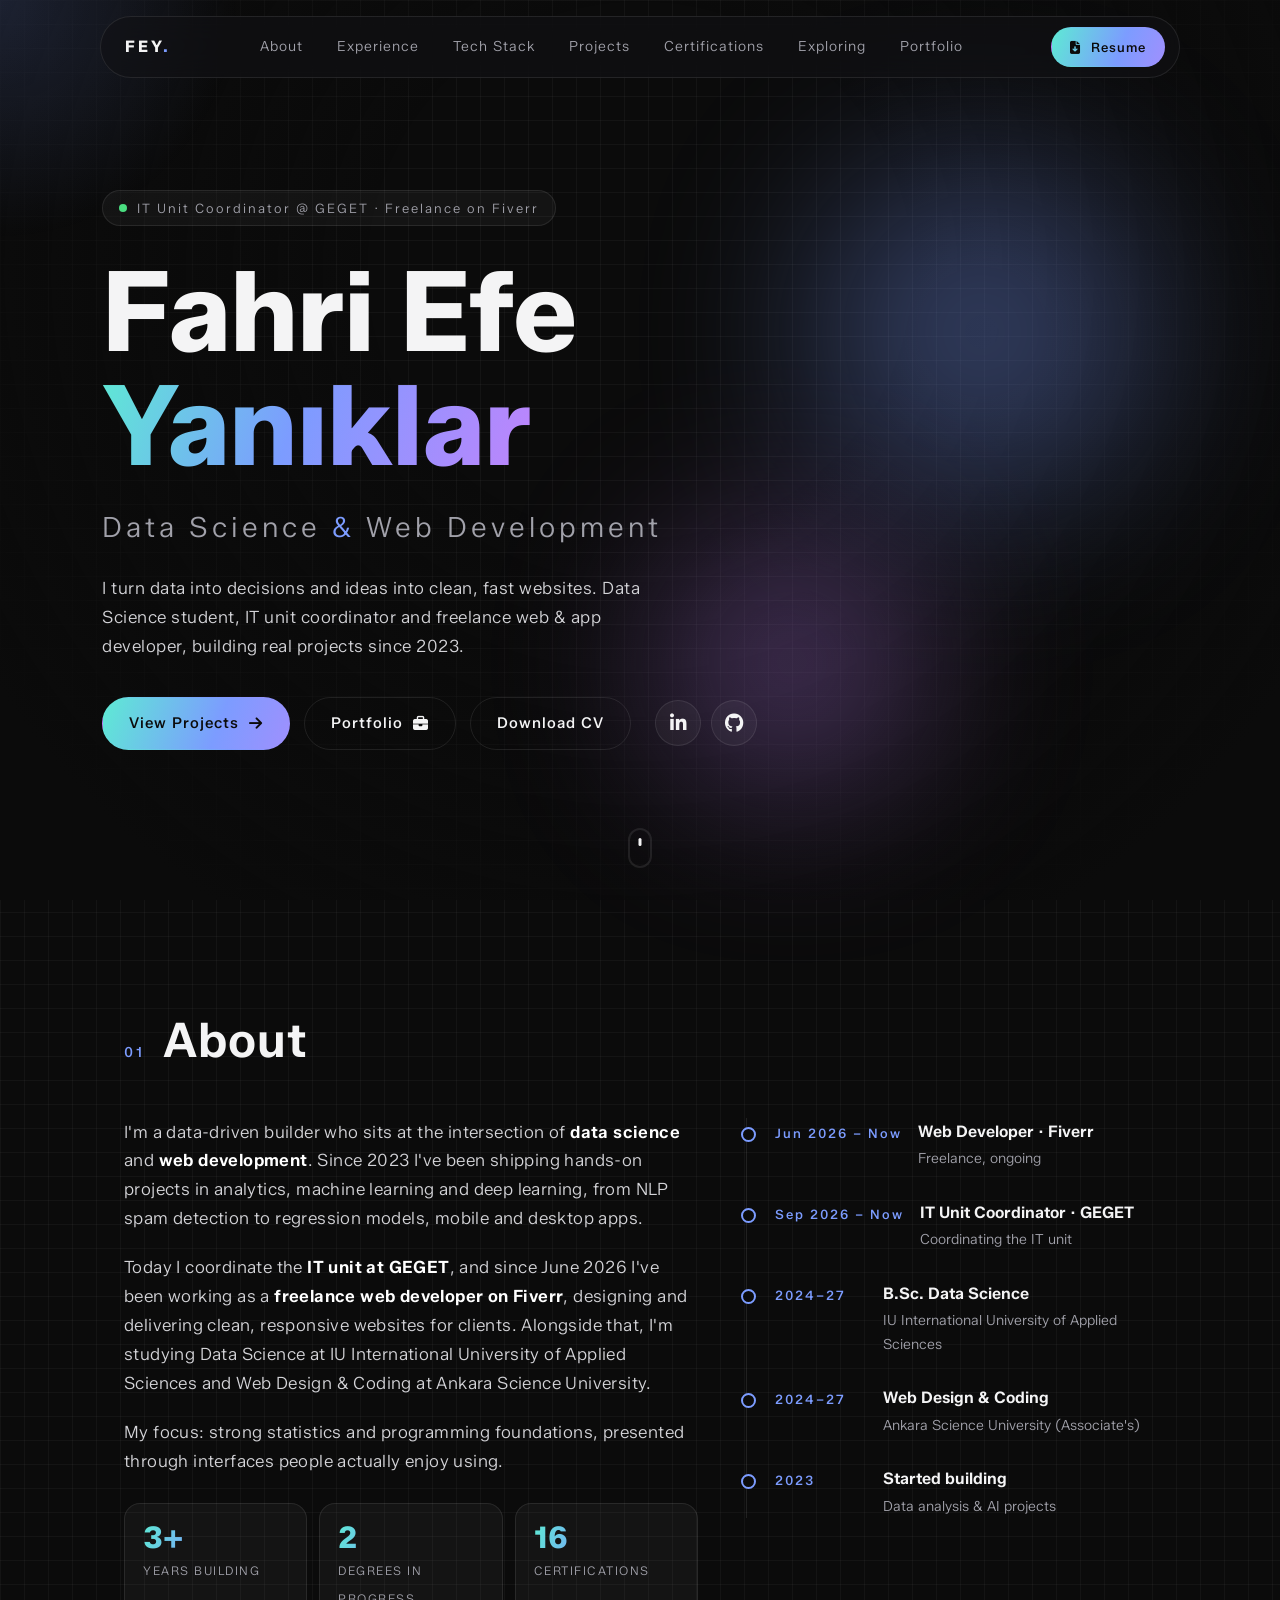
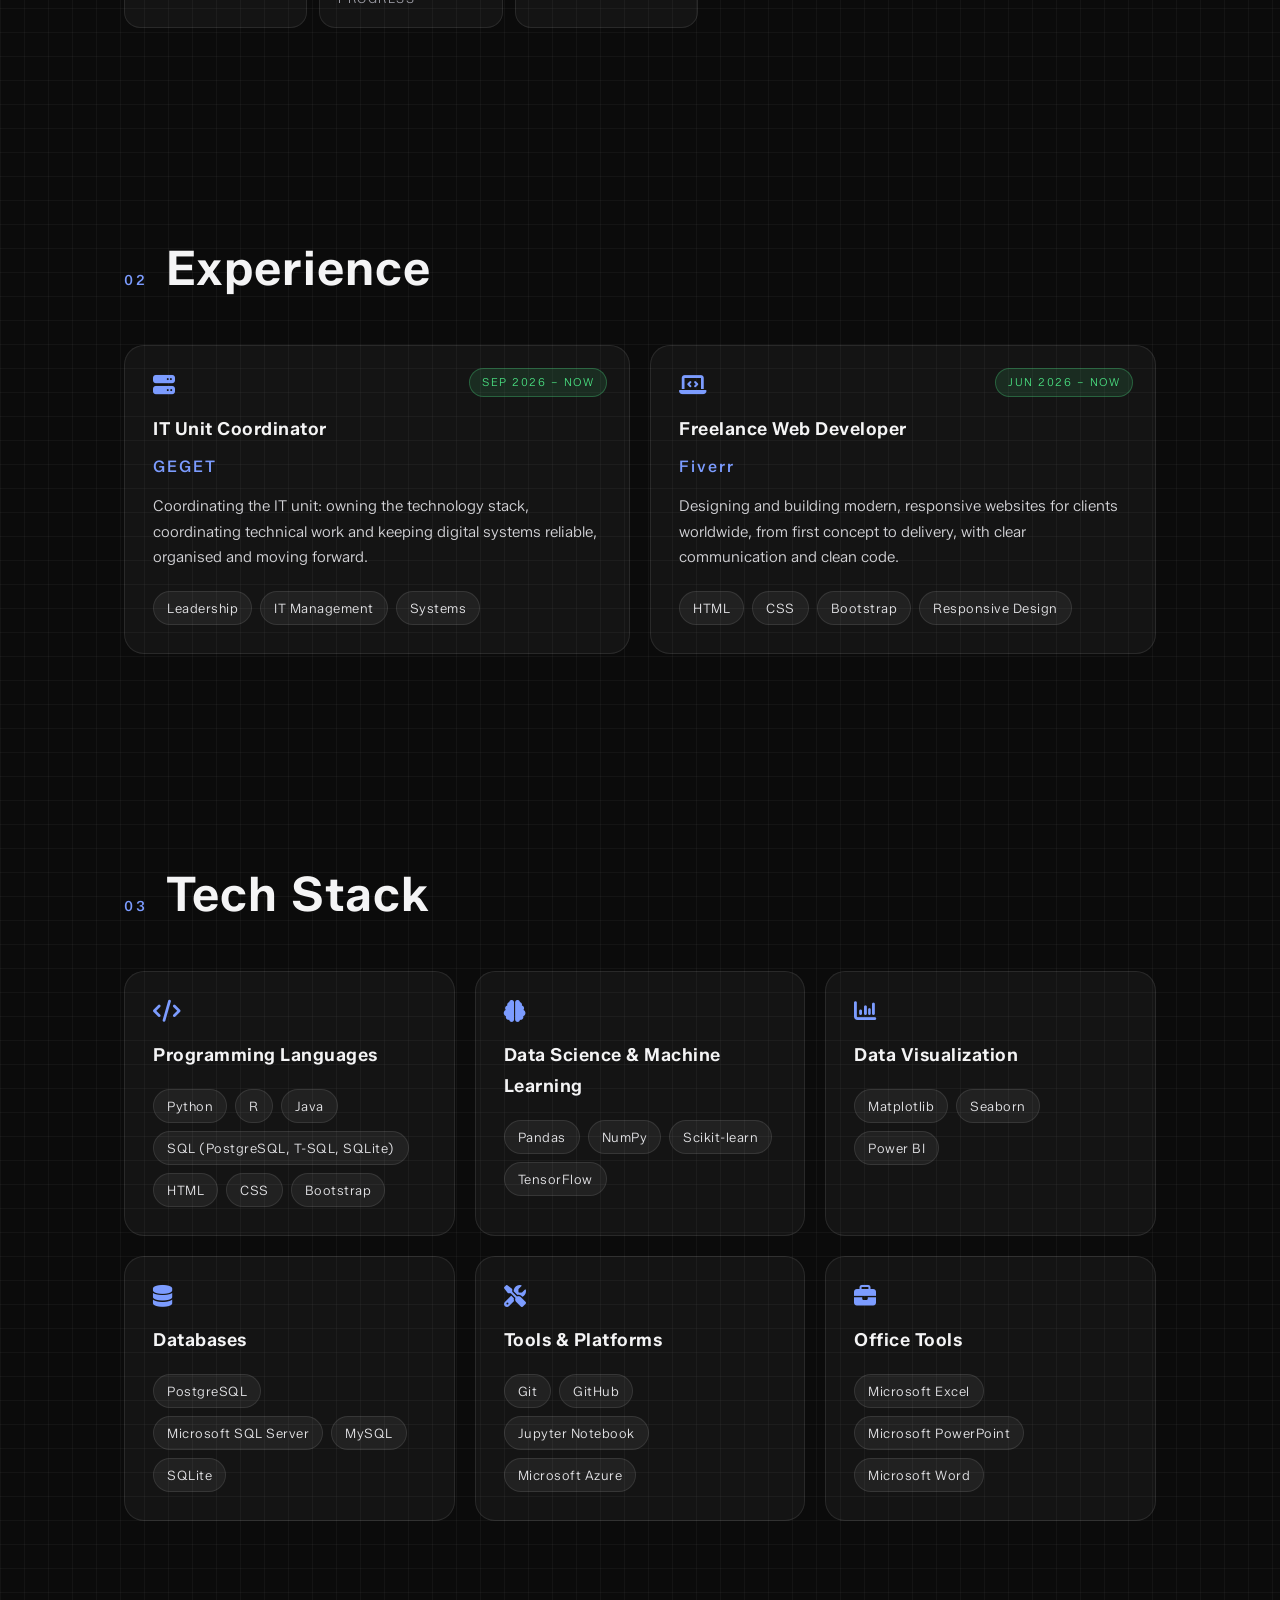
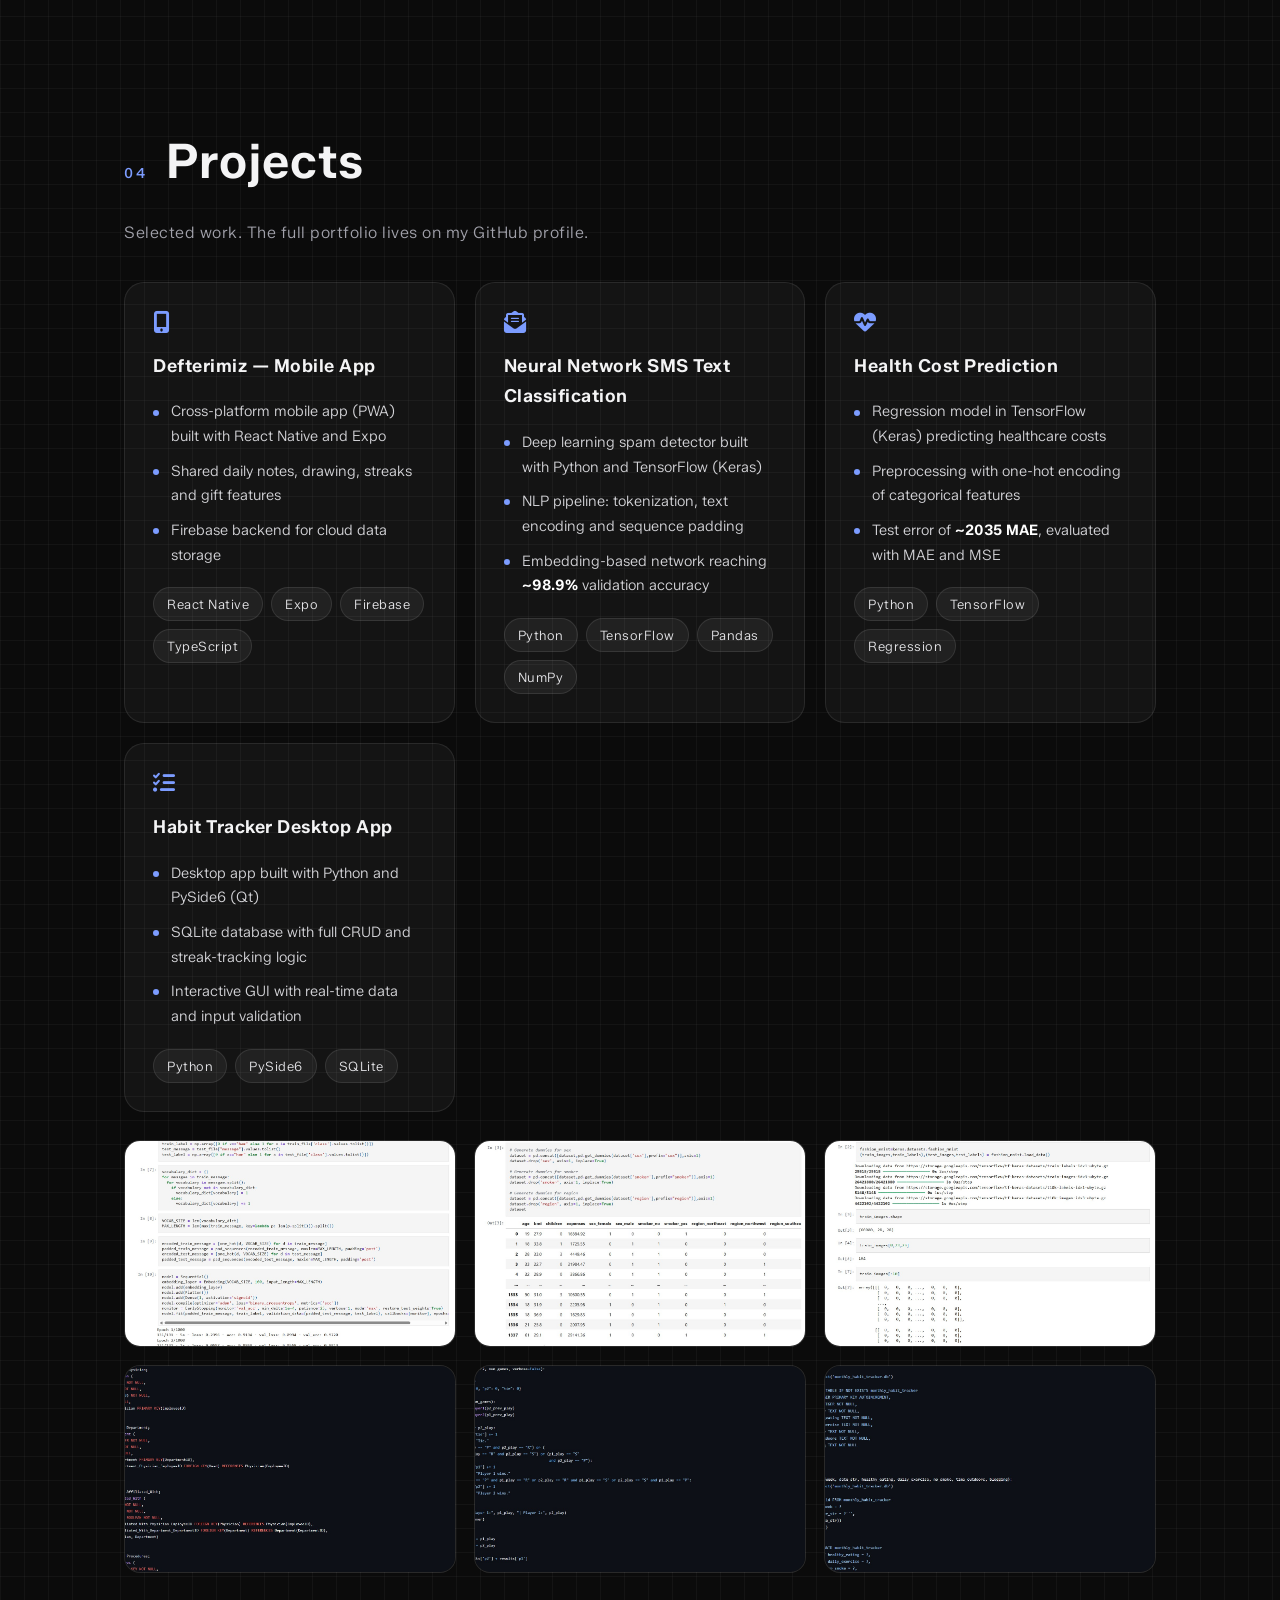
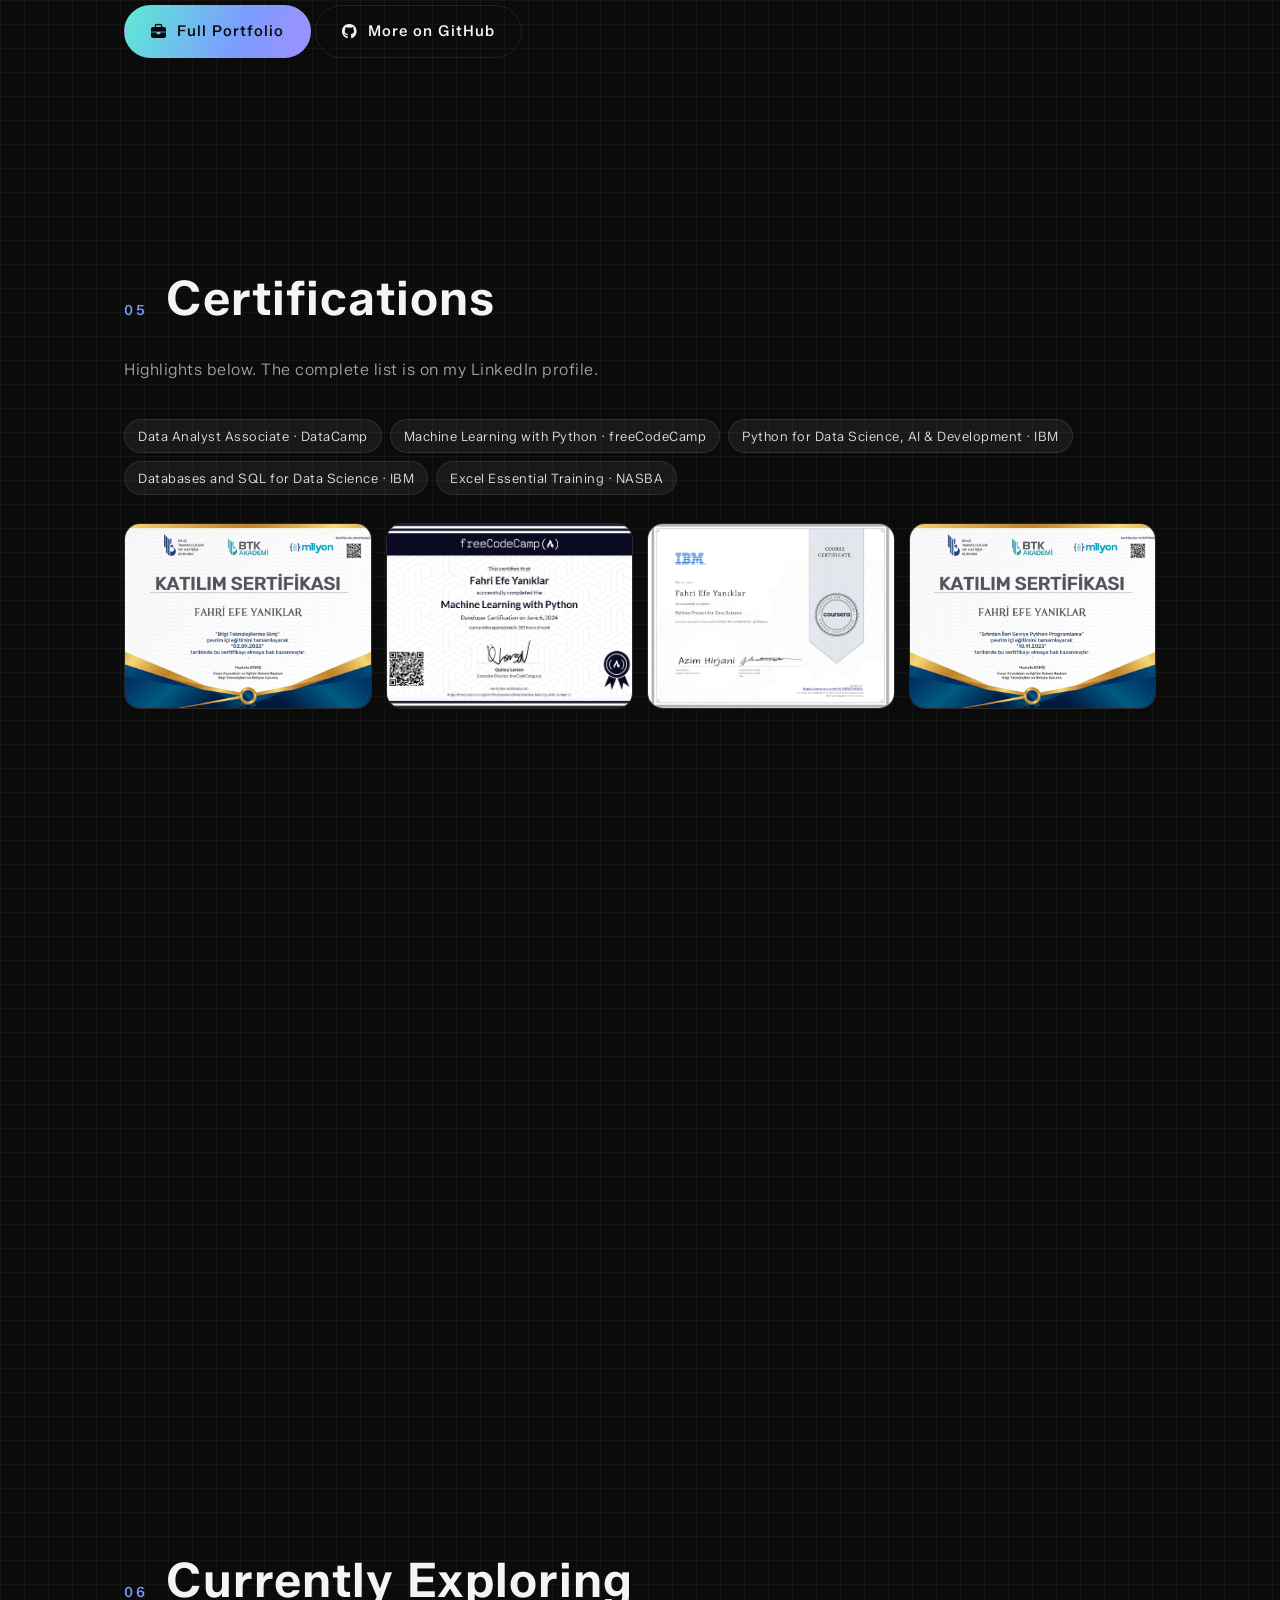
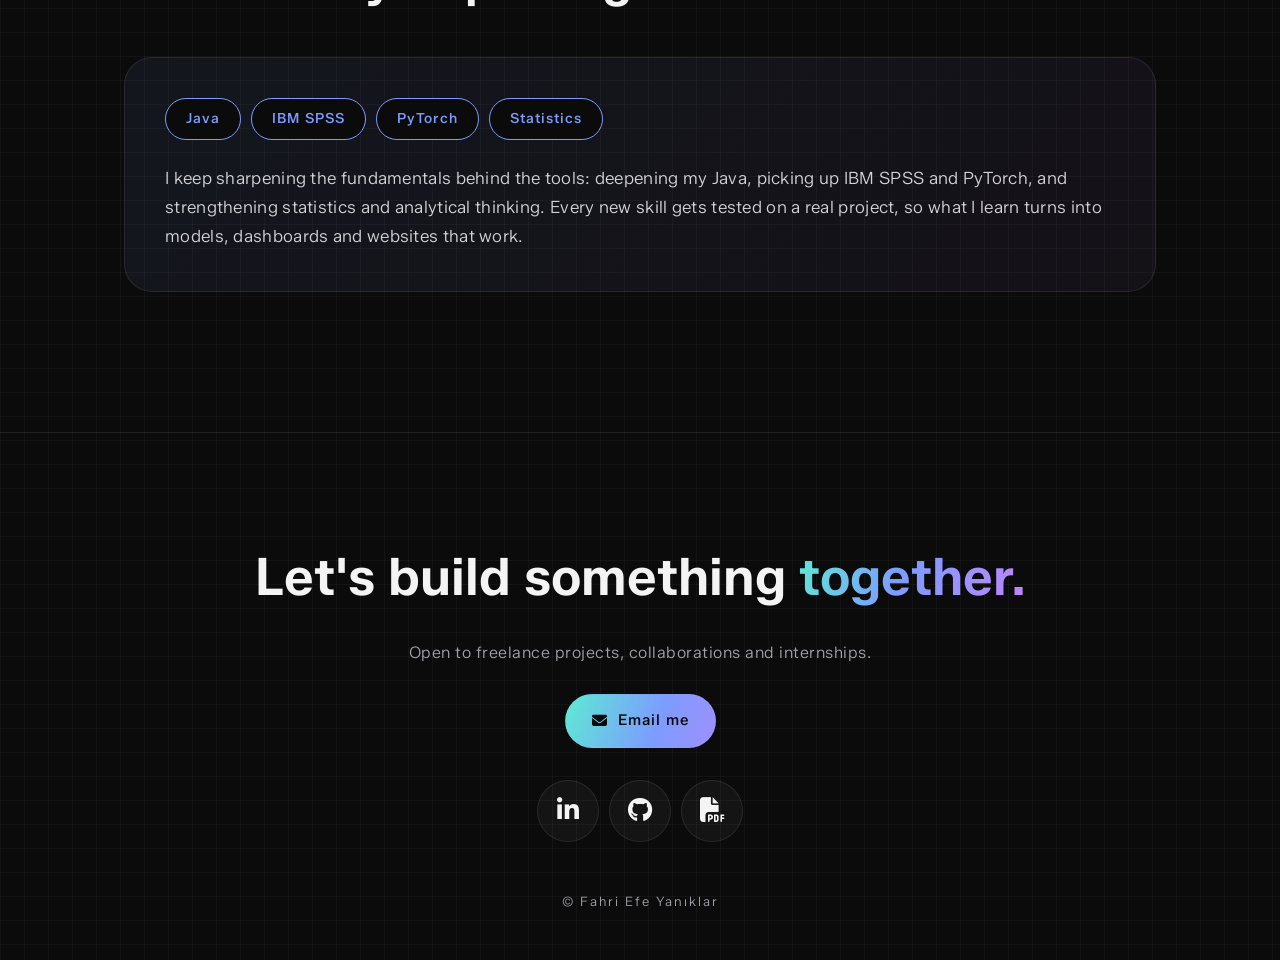
<file: index.html>
<!DOCTYPE html>
<html lang="en">
<head>
    <meta charset="UTF-8">
    <meta name="viewport" content="width=device-width, initial-scale=1.0">
    <title>Fahri Efe Yanıklar — Data Science &amp; Web Developer</title>
    <meta name="description" content="Fahri Efe Yanıklar: Data Science student at IU International University of Applied Sciences, IT Unit Coordinator at GEGET, freelance web, mobile and desktop app developer based in Ankara.">
    <script type="application/ld+json">
    {
      "@context": "https://schema.org",
      "@type": "Person",
      "name": "Fahri Efe Yanıklar",
      "alternateName": "Fahri Efe Yaniklar",
      "url": "https://fahriefe.github.io/cvwebsite/",
      "jobTitle": "IT Unit Coordinator",
      "worksFor": {"@type": "Organization", "name": "Gençlik Gelecek ve Toplum Derneği (GEGET)"},
      "alumniOf": [
        {"@type": "CollegeOrUniversity", "name": "IU International University of Applied Sciences"},
        {"@type": "CollegeOrUniversity", "name": "Ankara Bilim Üniversitesi"}
      ],
      "address": {"@type": "PostalAddress", "addressLocality": "Ankara", "addressCountry": "TR"},
      "knowsAbout": ["Data Science", "Machine Learning", "Deep Learning", "Data Analysis", "SQL", "Python", "TensorFlow", "Web Development", "Mobile App Development", "Desktop App Development"],
      "sameAs": ["https://www.linkedin.com/in/fahriefeyaniklar", "https://github.com/fahriefe"]
    }
    </script>
    <link rel="icon" type="image/svg+xml" href="favicon.svg">
    <link rel="preconnect" href="https://fonts.googleapis.com">
    <link rel="preconnect" href="https://fonts.gstatic.com" crossorigin>
    <link href="https://fonts.googleapis.com/css2?family=Zalando+Sans:ital,wght@0,200..900;1,200..900&display=swap" rel="stylesheet">
    <link rel="stylesheet" href="https://cdnjs.cloudflare.com/ajax/libs/font-awesome/6.5.1/css/all.min.css" integrity="sha512-DTOQO9RWCH3ppGqcWaEA1BIZOC6xxalwEsw9c2QQeAIftl+Vegovlnee1c9QX4TctnWMn13TZye+giMm8e2LwA==" crossorigin="anonymous" referrerpolicy="no-referrer">
    <link rel="stylesheet" href="style.css">
</head>
<body>
    <div class="glow" aria-hidden="true"></div>
    <div class="progress" aria-hidden="true"></div>

    <header class="nav">
        <a href="#home" class="logo">FEY<span>.</span></a>
        <nav class="links">
            <a href="#about">About</a>
            <a href="#experience">Experience</a>
            <a href="#stack">Tech Stack</a>
            <a href="#projects">Projects</a>
            <a href="#certs">Certifications</a>
            <a href="#exploring">Exploring</a>
            <a href="portfolyo/">Portfolio</a>
        </nav>
        <a class="btn btn-sm" href="assets/Fahri_Efe_Yaniklar_CV.pdf" target="_blank"><i class="fa-solid fa-file-arrow-down"></i> Resume</a>
    </header>

    <main>
        <section id="home" class="hero">
            <div class="orb orb-a" aria-hidden="true"></div>
            <div class="orb orb-b" aria-hidden="true"></div>
            <p class="eyebrow reveal"><span class="dot"></span> IT Unit Coordinator @ GEGET · Freelance on Fiverr</p>
            <h1 class="reveal">Fahri Efe<br><span class="grad">Yanıklar</span></h1>
            <h2 class="reveal">Data Science <i>&amp;</i> Web Development</h2>
            <p class="lead reveal">I turn data into decisions and ideas into clean, fast websites. Data Science student, IT unit coordinator and freelance web &amp; app developer, building real projects since 2023.</p>
            <div class="cta reveal">
                <a class="btn" href="#projects">View Projects <i class="fa-solid fa-arrow-right"></i></a>
                <a class="btn btn-ghost" href="portfolyo/">Portfolio <i class="fa-solid fa-briefcase"></i></a>
                <a class="btn btn-ghost" href="assets/Fahri_Efe_Yaniklar_CV.pdf" target="_blank">Download CV</a>
                <div class="social">
                    <a href="https://www.linkedin.com/in/fahriefeyaniklar/" target="_blank" rel="noopener" aria-label="LinkedIn"><i class="fa-brands fa-linkedin-in"></i></a>
                    <a href="https://github.com/fahriefe" target="_blank" rel="noopener" aria-label="GitHub"><i class="fa-brands fa-github"></i></a>
                </div>
            </div>
            <a href="#about" class="scroll" aria-label="Scroll down"><span></span></a>
        </section>

        <section id="about" class="section">
            <div class="sec-head reveal"><span class="num">01</span><h2>About</h2></div>
            <div class="about-grid">
                <div class="about-text reveal">
                    <p>I'm a data-driven builder who sits at the intersection of <strong>data science</strong> and <strong>web development</strong>. Since 2023 I've been shipping hands-on projects in analytics, machine learning and deep learning, from NLP spam detection to regression models, mobile and desktop apps.</p>
                    <p>Today I coordinate the <strong>IT unit at GEGET</strong>, and since June 2026 I've been working as a <strong>freelance web developer on Fiverr</strong>, designing and delivering clean, responsive websites for clients. Alongside that, I'm studying Data Science at IU International University of Applied Sciences and Web Design &amp; Coding at Ankara Science University.</p>
                    <p>My focus: strong statistics and programming foundations, presented through interfaces people actually enjoy using.</p>
                    <div class="stats">
                        <div><b>3+</b><span>Years building</span></div>
                        <div><b>2</b><span>Degrees in progress</span></div>
                        <div><b>16</b><span>Certifications</span></div>
                    </div>
                </div>
                <div class="timeline reveal">
                    <div class="tl-item">
                        <span class="tl-year">Jun 2026 – Now</span>
                        <div><h4>Web Developer · Fiverr</h4><p>Freelance, ongoing</p></div>
                    </div>
                    <div class="tl-item">
                        <span class="tl-year">Sep 2026 – Now</span>
                        <div><h4>IT Unit Coordinator · GEGET</h4><p>Coordinating the IT unit</p></div>
                    </div>
                    <div class="tl-item">
                        <span class="tl-year">2024–27</span>
                        <div><h4>B.Sc. Data Science</h4><p>IU International University of Applied Sciences</p></div>
                    </div>
                    <div class="tl-item">
                        <span class="tl-year">2024–27</span>
                        <div><h4>Web Design &amp; Coding</h4><p>Ankara Science University (Associate's)</p></div>
                    </div>
                    <div class="tl-item">
                        <span class="tl-year">2023</span>
                        <div><h4>Started building</h4><p>Data analysis &amp; AI projects</p></div>
                    </div>
                </div>
            </div>
        </section>

        <section id="experience" class="section">
            <div class="sec-head reveal"><span class="num">02</span><h2>Experience</h2></div>
            <div class="cards two">
                <article class="card job reveal">
                    <span class="badge">Sep 2026 – Now</span>
                    <i class="fa-solid fa-server"></i>
                    <h3>IT Unit Coordinator</h3>
                    <p class="org">GEGET</p>
                    <p>Coordinating the IT unit: owning the technology stack, coordinating technical work and keeping digital systems reliable, organised and moving forward.</p>
                    <ul class="chips"><li>Leadership</li><li>IT Management</li><li>Systems</li></ul>
                </article>
                <article class="card job reveal">
                    <span class="badge">Jun 2026 – Now</span>
                    <i class="fa-solid fa-laptop-code"></i>
                    <h3>Freelance Web Developer</h3>
                    <p class="org">Fiverr</p>
                    <p>Designing and building modern, responsive websites for clients worldwide, from first concept to delivery, with clear communication and clean code.</p>
                    <ul class="chips"><li>HTML</li><li>CSS</li><li>Bootstrap</li><li>Responsive Design</li></ul>
                </article>
            </div>
        </section>

        <section id="stack" class="section">
            <div class="sec-head reveal"><span class="num">03</span><h2>Tech Stack</h2></div>
            <div class="cards">
                <article class="card reveal">
                    <i class="fa-solid fa-code"></i>
                    <h3>Programming Languages</h3>
                    <ul class="chips"><li>Python</li><li>R</li><li>Java</li><li>SQL (PostgreSQL, T-SQL, SQLite)</li><li>HTML</li><li>CSS</li><li>Bootstrap</li></ul>
                </article>
                <article class="card reveal">
                    <i class="fa-solid fa-brain"></i>
                    <h3>Data Science &amp; Machine Learning</h3>
                    <ul class="chips"><li>Pandas</li><li>NumPy</li><li>Scikit-learn</li><li>TensorFlow</li></ul>
                </article>
                <article class="card reveal">
                    <i class="fa-solid fa-chart-column"></i>
                    <h3>Data Visualization</h3>
                    <ul class="chips"><li>Matplotlib</li><li>Seaborn</li><li>Power BI</li></ul>
                </article>
                <article class="card reveal">
                    <i class="fa-solid fa-database"></i>
                    <h3>Databases</h3>
                    <ul class="chips"><li>PostgreSQL</li><li>Microsoft SQL Server</li><li>MySQL</li><li>SQLite</li></ul>
                </article>
                <article class="card reveal">
                    <i class="fa-solid fa-screwdriver-wrench"></i>
                    <h3>Tools &amp; Platforms</h3>
                    <ul class="chips"><li>Git</li><li>GitHub</li><li>Jupyter Notebook</li><li>Microsoft Azure</li></ul>
                </article>
                <article class="card reveal">
                    <i class="fa-solid fa-briefcase"></i>
                    <h3>Office Tools</h3>
                    <ul class="chips"><li>Microsoft Excel</li><li>Microsoft PowerPoint</li><li>Microsoft Word</li></ul>
                </article>
            </div>
        </section>

        <section id="projects" class="section">
            <div class="sec-head reveal"><span class="num">04</span><h2>Projects</h2></div>
            <p class="sec-sub reveal">Selected work. The full portfolio lives on my GitHub profile.</p>
            <div class="cards proj">
                <article class="card reveal">
                    <i class="fa-solid fa-mobile-screen-button"></i>
                    <h3>Defterimiz — Mobile App</h3>
                    <ul class="points">
                        <li>Cross-platform mobile app (PWA) built with React Native and Expo</li>
                        <li>Shared daily notes, drawing, streaks and gift features</li>
                        <li>Firebase backend for cloud data storage</li>
                    </ul>
                    <ul class="chips"><li>React Native</li><li>Expo</li><li>Firebase</li><li>TypeScript</li></ul>
                </article>
                <article class="card reveal">
                    <i class="fa-solid fa-envelope-open-text"></i>
                    <h3>Neural Network SMS Text Classification</h3>
                    <ul class="points">
                        <li>Deep learning spam detector built with Python and TensorFlow (Keras)</li>
                        <li>NLP pipeline: tokenization, text encoding and sequence padding</li>
                        <li>Embedding-based network reaching <b>~98.9%</b> validation accuracy</li>
                    </ul>
                    <ul class="chips"><li>Python</li><li>TensorFlow</li><li>Pandas</li><li>NumPy</li></ul>
                </article>
                <article class="card reveal">
                    <i class="fa-solid fa-heart-pulse"></i>
                    <h3>Health Cost Prediction</h3>
                    <ul class="points">
                        <li>Regression model in TensorFlow (Keras) predicting healthcare costs</li>
                        <li>Preprocessing with one-hot encoding of categorical features</li>
                        <li>Test error of <b>~2035 MAE</b>, evaluated with MAE and MSE</li>
                    </ul>
                    <ul class="chips"><li>Python</li><li>TensorFlow</li><li>Regression</li></ul>
                </article>
                <article class="card reveal">
                    <i class="fa-solid fa-list-check"></i>
                    <h3>Habit Tracker Desktop App</h3>
                    <ul class="points">
                        <li>Desktop app built with Python and PySide6 (Qt)</li>
                        <li>SQLite database with full CRUD and streak-tracking logic</li>
                        <li>Interactive GUI with real-time data and input validation</li>
                    </ul>
                    <ul class="chips"><li>Python</li><li>PySide6</li><li>SQLite</li></ul>
                </article>
            </div>
            <div class="gallery">
                <figure class="shot reveal"><img loading="lazy" src="assets/projects/proj01.jpg" alt="Project screenshot 1"></figure>
                <figure class="shot reveal"><img loading="lazy" src="assets/projects/proj02.jpg" alt="Project screenshot 2"></figure>
                <figure class="shot reveal"><img loading="lazy" src="assets/projects/proj03.jpg" alt="Project screenshot 3"></figure>
                <figure class="shot reveal"><img loading="lazy" src="assets/projects/proj04.jpg" alt="Project screenshot 4"></figure>
                <figure class="shot reveal"><img loading="lazy" src="assets/projects/proj05.jpg" alt="Project screenshot 5"></figure>
                <figure class="shot reveal"><img loading="lazy" src="assets/projects/proj06.jpg" alt="Project screenshot 6"></figure>
            </div>
            <a class="btn reveal" href="portfolyo/"><i class="fa-solid fa-briefcase"></i> Full Portfolio</a>
            <a class="btn btn-ghost reveal" href="https://github.com/fahriefe" target="_blank" rel="noopener"><i class="fa-brands fa-github"></i> More on GitHub</a>
        </section>

        <section id="certs" class="section">
            <div class="sec-head reveal"><span class="num">05</span><h2>Certifications</h2></div>
            <p class="sec-sub reveal">Highlights below. The complete list is on my LinkedIn profile.</p>
            <ul class="chips cert-list reveal">
                <li>Data Analyst Associate · DataCamp</li>
                <li>Machine Learning with Python · freeCodeCamp</li>
                <li>Python for Data Science, AI &amp; Development · IBM</li>
                <li>Databases and SQL for Data Science · IBM</li>
                <li>Excel Essential Training · NASBA</li>
            </ul>
            <div class="gallery certs">
                <figure class="shot reveal"><img loading="lazy" src="assets/certs/cert01.png" alt="Certificate 1"></figure>
                <figure class="shot reveal"><img loading="lazy" src="assets/certs/cert02.jpg" alt="Certificate 2"></figure>
                <figure class="shot reveal"><img loading="lazy" src="assets/certs/cert03.jpeg" alt="Certificate 3"></figure>
                <figure class="shot reveal"><img loading="lazy" src="assets/certs/cert04.png" alt="Certificate 4"></figure>
                <figure class="shot reveal"><img loading="lazy" src="assets/certs/cert05.jpeg" alt="Certificate 5"></figure>
                <figure class="shot reveal"><img loading="lazy" src="assets/certs/cert06.png" alt="Certificate 6"></figure>
                <figure class="shot reveal"><img loading="lazy" src="assets/certs/cert07.jpeg" alt="Certificate 7"></figure>
                <figure class="shot reveal"><img loading="lazy" src="assets/certs/cert08.jpeg" alt="Certificate 8"></figure>
                <figure class="shot reveal"><img loading="lazy" src="assets/certs/cert09.jpeg" alt="Certificate 9"></figure>
                <figure class="shot reveal"><img loading="lazy" src="assets/certs/cert10.jpeg" alt="Certificate 10"></figure>
                <figure class="shot reveal"><img loading="lazy" src="assets/certs/cert11.png" alt="Certificate 11"></figure>
                <figure class="shot reveal"><img loading="lazy" src="assets/certs/cert12.jpg" alt="Certificate 12"></figure>
                <figure class="shot reveal"><img loading="lazy" src="assets/certs/cert13.jpg" alt="Certificate 13"></figure>
                <figure class="shot reveal"><img loading="lazy" src="assets/certs/cert14.jpg" alt="Certificate 14"></figure>
                <figure class="shot reveal"><img loading="lazy" src="assets/certs/cert15.jpg" alt="Certificate 15"></figure>
                <figure class="shot reveal"><img loading="lazy" src="assets/certs/cert16.jpg" alt="Certificate 16"></figure>
            </div>
        </section>

        <section id="exploring" class="section">
            <div class="sec-head reveal"><span class="num">06</span><h2>Currently Exploring</h2></div>
            <div class="explore reveal">
                <div class="tags"><span>Java</span><span>IBM SPSS</span><span>PyTorch</span><span>Statistics</span></div>
                <p>I keep sharpening the fundamentals behind the tools: deepening my Java, picking up IBM SPSS and PyTorch, and strengthening statistics and analytical thinking. Every new skill gets tested on a real project, so what I learn turns into models, dashboards and websites that work.</p>
            </div>
        </section>
    </main>

    <footer class="footer">
        <h2 class="reveal">Let's build something <span class="grad">together.</span></h2>
        <p class="reveal footer-sub">Open to freelance projects, collaborations and internships.</p>
        <a class="btn reveal" id="mail" href="#" data-u="fahriefeyaniklarr" data-d="gmail.com"><i class="fa-solid fa-envelope"></i> <span>Email me</span></a>
        <div class="social big reveal" style="margin-top:32px">
            <a href="https://www.linkedin.com/in/fahriefeyaniklar/" target="_blank" rel="noopener" aria-label="LinkedIn"><i class="fa-brands fa-linkedin-in"></i></a>
            <a href="https://github.com/fahriefe" target="_blank" rel="noopener" aria-label="GitHub"><i class="fa-brands fa-github"></i></a>
            <a href="assets/Fahri_Efe_Yaniklar_CV.pdf" target="_blank" aria-label="Resume"><i class="fa-solid fa-file-pdf"></i></a>
        </div>
        <p class="copy">© <span id="year"></span> Fahri Efe Yanıklar</p>
    </footer>

    <div class="lightbox" id="lightbox" aria-hidden="true"><img alt=""><button aria-label="Close">&times;</button></div>
    <script src="script.js"></script>
</body>
</html>
</file>
<file: style.css>
:root{
    --bg:#0b0b0b;
    --surface:rgba(255,255,255,.04);
    --border:rgba(255,255,255,.09);
    --text:#f4f4f5;
    --muted:#a1a1aa;
    --a1:#7c9cff;
    --a2:#c084fc;
    --a3:#5eead4;
    --grad:linear-gradient(110deg,var(--a3),var(--a1) 45%,var(--a2));
    --radius:20px;
}
*{box-sizing:border-box}
html{scroll-behavior:smooth;scroll-padding-top:90px}
body{
    margin:0;
    font-family:"Zalando Sans",system-ui,sans-serif;
    font-weight:300;
    color:var(--text);
    background-color:var(--bg);
    background-image:
        linear-gradient(90deg,rgba(255,255,255,.035) 1px,transparent 1px),
        linear-gradient(rgba(255,255,255,.035) 1px,transparent 1px);
    background-size:24px 24px;
    line-height:1.7;
    overflow-x:hidden;
}
body::before{ /* vignette so the grid fades out */
    content:"";position:fixed;inset:0;pointer-events:none;z-index:0;
    background:radial-gradient(ellipse at 50% 30%,transparent 30%,var(--bg) 85%);
}
a{color:inherit;text-decoration:none}
img{max-width:100%;display:block}
main,.footer,.nav{position:relative;z-index:1}

.glow{
    position:fixed;width:520px;height:520px;border-radius:50%;
    left:0;top:0;pointer-events:none;z-index:0;
    background:radial-gradient(circle,rgba(124,156,255,.16),transparent 65%);
    transform:translate(-50%,-50%);
    transition:opacity .3s;
}
.progress{position:fixed;top:0;left:0;height:2px;width:0;background:var(--grad);z-index:100}

/* NAV */
.nav{
    position:fixed;top:16px;left:50%;transform:translateX(-50%);
    width:min(1080px,calc(100% - 32px));
    display:flex;align-items:center;justify-content:space-between;gap:16px;
    padding:10px 14px 10px 24px;
    background:rgba(18,18,20,.6);
    backdrop-filter:blur(16px);-webkit-backdrop-filter:blur(16px);
    border:1px solid var(--border);border-radius:999px;
    z-index:50;
}
.logo{font-weight:700;letter-spacing:3px}
.logo span{color:var(--a1)}
.links{display:flex;gap:6px}
.links a{
    padding:7px 14px;border-radius:999px;font-size:14px;letter-spacing:1px;color:var(--muted);
    transition:.25s;
}
.links a:hover,.links a.active{color:#fff;background:rgba(255,255,255,.08)}

/* BUTTONS */
.btn{
    display:inline-flex;align-items:center;gap:10px;
    padding:13px 26px;border-radius:999px;border:1px solid transparent;
    font-family:inherit;font-weight:500;font-size:15px;letter-spacing:1px;color:#0b0b0b;
    background:var(--grad);background-size:140% 100%;
    transition:.3s;cursor:pointer;
}
.btn:hover{transform:translateY(-2px);box-shadow:0 10px 30px -8px rgba(124,156,255,.6);background-position:100% 0}
.btn-sm{padding:8px 18px;font-size:13px}
.btn-ghost{background:transparent;color:var(--text);border-color:var(--border)}
.btn-ghost:hover{background:rgba(255,255,255,.07);box-shadow:none}

/* HERO */
.hero{
    min-height:100vh;display:flex;flex-direction:column;justify-content:center;
    padding:120px max(24px,8vw) 80px;position:relative;
}
.orb{position:absolute;border-radius:50%;filter:blur(90px);opacity:.35;z-index:-1;animation:float 14s ease-in-out infinite}
.orb-a{width:340px;height:340px;background:var(--a1);right:10%;top:18%}
.orb-b{width:260px;height:260px;background:var(--a2);right:28%;bottom:12%;animation-delay:-6s}
@keyframes float{50%{transform:translate(-30px,40px) scale(1.1)}}
.eyebrow{
    display:inline-flex;align-items:center;gap:10px;align-self:flex-start;
    padding:6px 16px;border:1px solid var(--border);border-radius:999px;
    background:var(--surface);font-size:13px;letter-spacing:2px;color:var(--muted);margin:0 0 28px;
}
.dot{width:8px;height:8px;border-radius:50%;background:#4ade80;box-shadow:0 0 0 0 rgba(74,222,128,.6);animation:pulse 2s infinite}
@keyframes pulse{70%{box-shadow:0 0 0 10px rgba(74,222,128,0)}100%{box-shadow:0 0 0 0 rgba(74,222,128,0)}}
.hero h1{
    font-size:clamp(46px,9vw,112px);line-height:1.02;margin:0;font-weight:700;letter-spacing:-1px;
}
.grad{background:var(--grad);-webkit-background-clip:text;background-clip:text;color:transparent}
.hero h2{
    font-weight:300;font-size:clamp(18px,2.4vw,28px);letter-spacing:4px;margin:22px 0 0;color:var(--muted);
}
.hero h2 i{color:var(--a1);font-style:normal}
.lead{max-width:540px;font-size:17px;letter-spacing:.5px;color:#d4d4d8;margin:22px 0 36px}
.cta{display:flex;flex-wrap:wrap;align-items:center;gap:14px}
.social{display:flex;gap:10px;margin-left:10px}
.social a{
    width:46px;height:46px;display:grid;place-items:center;border-radius:50%;
    border:1px solid var(--border);background:var(--surface);font-size:19px;transition:.3s;
}
.social a:hover{transform:translateY(-3px) scale(1.08);border-color:var(--a1);color:var(--a1)}
.social.big{justify-content:center;margin:0}
.social.big a{width:62px;height:62px;font-size:25px}
.scroll{position:absolute;bottom:32px;left:50%;width:24px;height:40px;border:2px solid var(--border);border-radius:14px;transform:translateX(-50%)}
.scroll span{position:absolute;left:50%;top:8px;width:3px;height:8px;border-radius:2px;background:var(--text);transform:translateX(-50%);animation:wheel 1.8s infinite}
@keyframes wheel{to{top:22px;opacity:0}}

/* SECTIONS */
.section{max-width:1080px;margin:0 auto;padding:100px 24px}
.sec-head{display:flex;align-items:baseline;gap:18px;margin-bottom:12px}
.sec-head h2{font-size:clamp(30px,5vw,48px);font-weight:600;margin:0;letter-spacing:1px}
.num{font-size:14px;letter-spacing:3px;color:var(--a1);font-weight:500}
.sec-sub{color:var(--muted);margin:0 0 36px;letter-spacing:.5px}
.section>.sec-head{margin-bottom:36px}
.sec-sub{margin-top:-20px}

/* ABOUT */
.about-grid{display:grid;grid-template-columns:1.4fr 1fr;gap:48px;align-items:start}
.about-text p{font-size:17px;letter-spacing:.4px;color:#d4d4d8;margin:0 0 20px}
.timeline{border-left:1px solid var(--border);padding-left:28px;display:grid;gap:28px}
.tl-item{position:relative;display:flex;gap:16px}
.tl-item::before{
    content:"";position:absolute;left:-34px;top:9px;width:11px;height:11px;border-radius:50%;
    background:var(--bg);border:2px solid var(--a1);
}
.tl-year{min-width:92px;font-size:13px;letter-spacing:2px;color:var(--a1);padding-top:4px;font-weight:500}
.tl-item h4{margin:0;font-weight:600;font-size:16px}
.tl-item p{margin:2px 0 0;font-size:14px;color:var(--muted)}

/* CARDS */
.cards{display:grid;grid-template-columns:repeat(auto-fill,minmax(310px,1fr));gap:20px}
.card{
    position:relative;padding:28px;border-radius:var(--radius);
    background:var(--surface);border:1px solid var(--border);overflow:hidden;transition:.35s;
}
.card::before{
    content:"";position:absolute;inset:0;opacity:0;transition:.35s;
    background:radial-gradient(400px circle at var(--mx,50%) var(--my,0%),rgba(124,156,255,.14),transparent 60%);
}
.card:hover{transform:translateY(-6px);border-color:rgba(124,156,255,.4)}
.card:hover::before{opacity:1}
.card>i{font-size:22px;color:var(--a1);margin-bottom:18px;display:block}
.card h3{margin:0 0 18px;font-size:18px;font-weight:600;letter-spacing:.5px;position:relative}
.chips{list-style:none;margin:0;padding:0;display:flex;flex-wrap:wrap;gap:8px;position:relative}
.chips li{
    padding:5px 13px;border-radius:999px;font-size:13px;letter-spacing:.5px;
    background:rgba(255,255,255,.06);border:1px solid var(--border);color:#e4e4e7;
}

/* GALLERY */
.gallery{display:grid;grid-template-columns:repeat(auto-fill,minmax(300px,1fr));gap:18px;margin-bottom:32px}
.certs{grid-template-columns:repeat(auto-fill,minmax(230px,1fr));gap:14px}
.shot{
    margin:0;border-radius:16px;overflow:hidden;border:1px solid var(--border);
    background:var(--surface);cursor:zoom-in;aspect-ratio:16/10;position:relative;
}
.certs .shot{aspect-ratio:4/3}
.shot img{width:100%;height:100%;object-fit:cover;transition:transform .6s cubic-bezier(.2,.8,.2,1),filter .4s}
.shot::after{
    content:"\f00e";font-family:"Font Awesome 6 Free";font-weight:900;
    position:absolute;inset:0;display:grid;place-items:center;font-size:24px;
    background:rgba(11,11,11,.5);opacity:0;transition:.3s;
}
.shot:hover img{transform:scale(1.07)}
.shot:hover::after{opacity:1}

/* EXPLORING */
.explore{
    padding:40px;border-radius:28px;border:1px solid var(--border);
    background:linear-gradient(135deg,rgba(124,156,255,.08),rgba(192,132,252,.05));
}
.explore p{margin:24px 0 0;color:#d4d4d8;font-size:17px;letter-spacing:.3px}
.tags{display:flex;flex-wrap:wrap;gap:10px}
.tags span{
    padding:8px 20px;border-radius:999px;font-weight:500;letter-spacing:1px;font-size:14px;
    background:var(--bg);border:1px solid var(--a1);color:var(--a1);
}

/* FOOTER */
.footer{text-align:center;padding:100px 24px 48px;border-top:1px solid var(--border);margin-top:40px}
.footer h2{font-size:clamp(28px,5vw,52px);font-weight:600;margin:0 0 36px}
.copy{margin:48px 0 0;color:var(--muted);font-size:13px;letter-spacing:2px}

/* LIGHTBOX */
.lightbox{
    position:fixed;inset:0;z-index:200;display:none;place-items:center;
    background:rgba(5,5,5,.9);backdrop-filter:blur(8px);padding:24px;cursor:zoom-out;
}
.lightbox.open{display:grid;animation:fade .25s}
.lightbox img{max-height:90vh;max-width:min(1200px,100%);border-radius:12px;box-shadow:0 30px 80px rgba(0,0,0,.6)}
.lightbox button{position:absolute;top:18px;right:26px;background:none;border:0;color:#fff;font-size:42px;cursor:pointer}
@keyframes fade{from{opacity:0}}

/* REVEAL */
.reveal{opacity:0;transform:translateY(28px);transition:opacity .8s cubic-bezier(.2,.8,.2,1),transform .8s cubic-bezier(.2,.8,.2,1)}
.reveal.in{opacity:1;transform:none}

/* RESPONSIVE */
@media (max-width:860px){
    .links{display:none}
    .about-grid{grid-template-columns:1fr;gap:36px}
    .orb{opacity:.2}
    .social{margin-left:0}
}
@media (max-width:520px){
    .section{padding:72px 20px}
    .explore{padding:26px}
    .cards{grid-template-columns:1fr}
}
@media (hover:none){.glow{display:none}}
@media (prefers-reduced-motion:reduce){
    *{animation:none!important;transition:none!important}
    .reveal{opacity:1;transform:none}
}

/* v2 additions */
.about-text strong{color:#fff;font-weight:600}
.stats{display:flex;gap:12px;flex-wrap:wrap;margin-top:28px}
.stats div{flex:1;min-width:110px;padding:16px 18px;border:1px solid var(--border);border-radius:16px;background:var(--surface)}
.stats b{display:block;font-size:30px;font-weight:700;background:var(--grad);-webkit-background-clip:text;background-clip:text;color:transparent;line-height:1.2}
.stats span{font-size:12px;letter-spacing:1.5px;color:var(--muted);text-transform:uppercase}
.cards.two{grid-template-columns:repeat(auto-fit,minmax(320px,1fr))}
.cards.proj{margin-bottom:28px}
.job .org{margin:-10px 0 14px;color:var(--a1);letter-spacing:2px;font-weight:500;position:relative}
.job p{position:relative}
.job>p:not(.org){color:#d4d4d8;margin:0 0 20px;font-size:15px}
.badge{position:absolute;top:22px;right:22px;padding:4px 12px;border-radius:999px;font-size:11px;letter-spacing:1.5px;text-transform:uppercase;background:rgba(74,222,128,.12);color:#4ade80;border:1px solid rgba(74,222,128,.3)}
.points{list-style:none;margin:0 0 20px;padding:0;display:grid;gap:10px;position:relative}
.points li{position:relative;padding-left:18px;font-size:14.5px;color:#d4d4d8}
.points li::before{content:"";position:absolute;left:0;top:.7em;width:6px;height:6px;border-radius:50%;background:var(--a1)}
.points b{color:#fff;font-weight:600}
.cert-list{margin-bottom:28px}
.footer-sub{color:var(--muted);margin:-18px 0 28px;letter-spacing:.5px}
</file>
